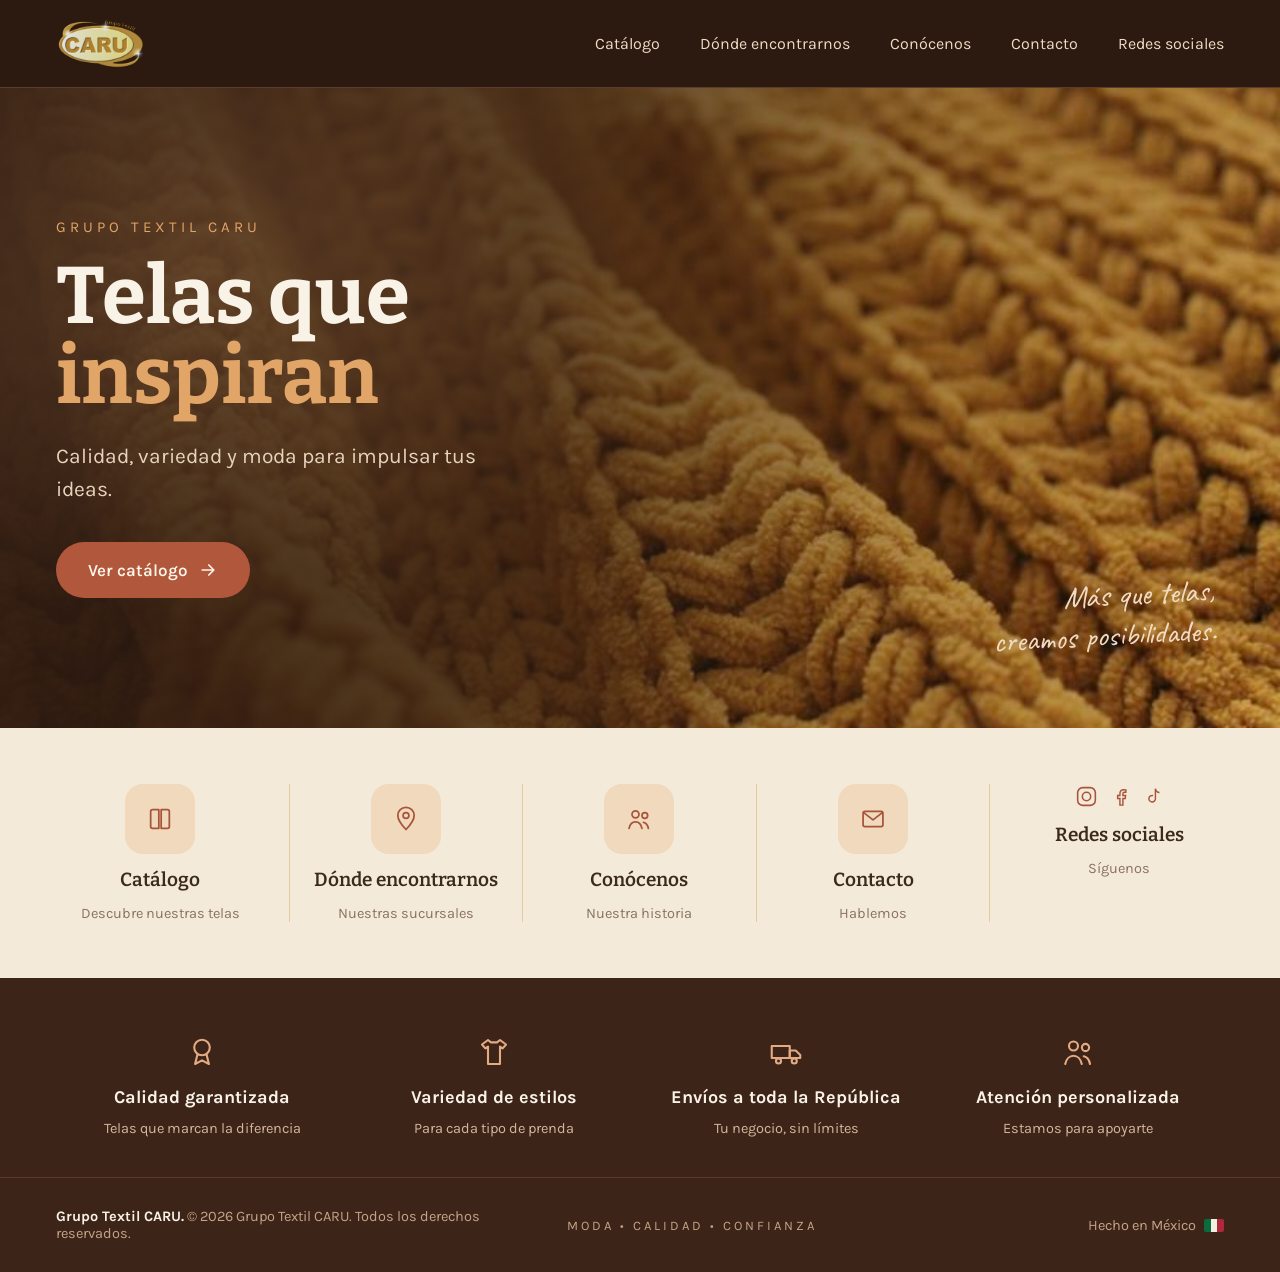
<file: index.html>
<!doctype html>
<html lang="es-MX">
<head>
  <meta charset="utf-8">
  <meta name="viewport" content="width=device-width, initial-scale=1">
  <title>Grupo Textil CARU — Telas que inspiran</title>
  <meta name="description" content="Grupo Textil CARU: calidad, variedad y moda en telas para impulsar tus ideas.">
  <link rel="preconnect" href="https://fonts.googleapis.com">
  <link rel="preconnect" href="https://fonts.gstatic.com" crossorigin>
  <link rel="stylesheet" href="https://fonts.googleapis.com/css2?family=Bitter:wght@400;600;700&family=Karla:wght@400;500;700&family=Caveat:wght@600&display=swap">
  <link rel="stylesheet" href="design/propuesta-2-calido-artesanal/styles.css">
</head>
<body>

  <!-- Contenido de contacto, sucursales y redes sociales es PLACEHOLDER ficticio -->

  <!-- Sección: Header -->
  <header class="site-header">
    <div class="logo">
      <img class="logo-image" src="design/propuesta-2-calido-artesanal/assets/logo.png" alt="Grupo Textil CARU">
    </div>
    <nav class="main-nav" aria-label="Navegación principal">
      <a href="#catalogo">Catálogo</a>
      <a href="#donde">Dónde encontrarnos</a>
      <a href="#conocenos">Conócenos</a>
      <a href="#contacto">Contacto</a>
      <a href="#redes">Redes sociales</a>
    </nav>
  </header>
  <!-- /Sección: Header -->

  <!-- Sección: Hero -->
  <section class="hero">
    <img class="hero-image" src="design/propuesta-2-calido-artesanal/assets/hero-warm.jpg" alt="Textura de tejido cálido">
    <div class="hero-scrim" aria-hidden="true"></div>
    <div class="hero-glow" aria-hidden="true"></div>
    <div class="hero-content">
      <div class="hero-kicker">Grupo Textil CARU</div>
      <h1 class="hero-title">Telas que<br><span>inspiran</span></h1>
      <p class="hero-subtitle">Calidad, variedad y moda para impulsar tus ideas.</p>
      <a class="hero-cta" href="#catalogo">
        Ver catálogo
        <svg width="20" height="20" viewBox="0 0 24 24" fill="none" stroke="currentColor" stroke-width="2" stroke-linecap="round" stroke-linejoin="round" aria-hidden="true"><path d="M5 12h14M13 6l6 6-6 6"/></svg>
      </a>
    </div>
    <p class="hero-quote">Más que telas,<br>creamos posibilidades.</p>
  </section>
  <!-- /Sección: Hero -->

  <!-- Sección: Accesos rápidos -->
  <section class="quick-links" aria-label="Accesos rápidos">
    <div class="quick-links-grid">

      <div id="catalogo">
        <div class="quick-link-icon">
          <svg viewBox="0 0 24 24" fill="none" stroke="currentColor" stroke-width="1.5" stroke-linecap="round" stroke-linejoin="round" aria-hidden="true"><path d="M4 5.5C4 4.67 4.67 4 5.5 4H11v16H5.5A1.5 1.5 0 0 1 4 18.5v-13Z"/><path d="M20 5.5c0-.83-.67-1.5-1.5-1.5H13v16h5.5c.83 0 1.5-.67 1.5-1.5v-13Z"/></svg>
        </div>
        <div class="quick-link-title">Catálogo</div>
        <div class="quick-link-subtitle">Descubre nuestras telas</div>
      </div>

      <div id="donde">
        <div class="quick-link-icon">
          <svg viewBox="0 0 24 24" fill="none" stroke="currentColor" stroke-width="1.5" stroke-linecap="round" stroke-linejoin="round" aria-hidden="true"><path d="M12 21s7-7.2 7-12a7 7 0 1 0-14 0c0 4.8 7 12 7 12Z"/><circle cx="12" cy="9" r="2.5"/></svg>
        </div>
        <div class="quick-link-title">Dónde encontrarnos</div>
        <div class="quick-link-subtitle">Nuestras sucursales</div>
      </div>

      <div id="conocenos">
        <div class="quick-link-icon">
          <svg viewBox="0 0 24 24" fill="none" stroke="currentColor" stroke-width="1.5" stroke-linecap="round" stroke-linejoin="round" aria-hidden="true"><circle cx="9" cy="8" r="3"/><path d="M3.5 20c.7-3.4 3-5.5 5.5-5.5s4.8 2.1 5.5 5.5"/><circle cx="17" cy="9" r="2.4"/><path d="M15.8 14.8c2.1.4 3.7 2.2 4.2 5.2"/></svg>
        </div>
        <div class="quick-link-title">Conócenos</div>
        <div class="quick-link-subtitle">Nuestra historia</div>
      </div>

      <div id="contacto">
        <div class="quick-link-icon">
          <svg viewBox="0 0 24 24" fill="none" stroke="currentColor" stroke-width="1.5" stroke-linecap="round" stroke-linejoin="round" aria-hidden="true"><rect x="3.5" y="5.5" width="17" height="13" rx="1.6"/><path d="M4 6.5l8 6.2 8-6.2"/></svg>
        </div>
        <div class="quick-link-title">Contacto</div>
        <div class="quick-link-subtitle">Hablemos</div>
      </div>

      <div id="redes">
        <div class="quick-link-social">
          <svg width="25" height="25" viewBox="0 0 24 24" fill="none" stroke="currentColor" stroke-width="1.5" aria-hidden="true"><rect x="3.5" y="3.5" width="17" height="17" rx="5"/><circle cx="12" cy="12" r="4"/></svg>
          <svg width="23" height="23" viewBox="0 0 24 24" fill="none" stroke="currentColor" stroke-width="1.5" aria-hidden="true"><path d="M14.5 21v-7h2.4l.4-3H14.5V9.1c0-.87.24-1.46 1.5-1.46h1.6V5.14C17.3 5.1 16.4 5 15.4 5c-2.4 0-4 1.46-4 4.14V11H9v3h2.4v7h3.1Z"/></svg>
          <svg width="23" height="23" viewBox="0 0 24 24" fill="none" stroke="currentColor" stroke-width="1.5" aria-hidden="true"><path d="M14 4v10.3a3.4 3.4 0 1 1-2.4-3.26"/><path d="M14 4c.4 2.2 2 3.7 4.2 3.9"/></svg>
        </div>
        <div class="quick-link-title">Redes sociales</div>
        <div class="quick-link-subtitle">Síguenos</div>
      </div>

    </div>
  </section>
  <!-- /Sección: Accesos rápidos -->

  <!-- Sección: Valores + Footer (misma banda oscura continua) -->
  <div class="values-band">

    <section class="values-grid" aria-label="Nuestros valores">
      <div>
        <div class="value-icon"><svg viewBox="0 0 24 24" fill="none" stroke="#e3ab84" stroke-width="1.4" stroke-linecap="round" stroke-linejoin="round" aria-hidden="true"><circle cx="12" cy="9" r="5.2"/><path d="M9 13.5 7.4 20l4.6-2.4 4.6 2.4-1.6-6.5"/></svg></div>
        <div class="value-title">Calidad garantizada</div>
        <div class="value-subtitle">Telas que marcan la diferencia</div>
      </div>
      <div>
        <div class="value-icon"><svg viewBox="0 0 24 24" fill="none" stroke="#e3ab84" stroke-width="1.4" stroke-linecap="round" stroke-linejoin="round" aria-hidden="true"><path d="M8 4 4 7l2.2 2.6L8 8.4V20h8V8.4l1.8 1.2L20 7l-4-3-2 1.6h-4L8 4Z"/></svg></div>
        <div class="value-title">Variedad de estilos</div>
        <div class="value-subtitle">Para cada tipo de prenda</div>
      </div>
      <div>
        <div class="value-icon"><svg viewBox="0 0 24 24" fill="none" stroke="#e3ab84" stroke-width="1.4" stroke-linecap="round" stroke-linejoin="round" aria-hidden="true"><rect x="2.5" y="8" width="12" height="8"/><path d="M14.5 11h4l3 3v2h-7z"/><circle cx="7" cy="18" r="1.7"/><circle cx="17.5" cy="18" r="1.7"/></svg></div>
        <div class="value-title">Envíos a toda la República</div>
        <div class="value-subtitle">Tu negocio, sin límites</div>
      </div>
      <div>
        <div class="value-icon"><svg viewBox="0 0 24 24" fill="none" stroke="#e3ab84" stroke-width="1.4" stroke-linecap="round" stroke-linejoin="round" aria-hidden="true"><circle cx="9" cy="8" r="3"/><path d="M3.5 20c.7-3.4 3-5.5 5.5-5.5s4.8 2.1 5.5 5.5"/><circle cx="17" cy="9" r="2.4"/><path d="M15.8 14.8c2.1.4 3.7 2.2 4.2 5.2"/></svg></div>
        <div class="value-title">Atención personalizada</div>
        <div class="value-subtitle">Estamos para apoyarte</div>
      </div>
    </section>

    <footer class="site-footer">
      <div class="footer-brand">
        <strong>Grupo Textil CARU.</strong> © 2026 Grupo Textil CARU. Todos los derechos reservados.
      </div>
      <div class="footer-tagline">Moda • Calidad • Confianza</div>
      <div class="footer-origin">
        Hecho en México
        <span class="mx-flag" aria-hidden="true"><span></span><span></span><span></span></span>
      </div>
    </footer>

  </div>
  <!-- /Sección: Valores + Footer -->

</body>
</html>
</file>
<file: design/propuesta-2-calido-artesanal/styles.css>
/* =========================================================
   Grupo Textil CARU — Propuesta "Cálido Artesanal"
   Valores extraídos del mockup aprobado (CalidoArtesanal.dc.html).
   Todo lo que probablemente cambie (paleta, tipografía, imagen
   del hero) vive en :root o en una única referencia — ver README.
   ========================================================= */

:root {
  /* Tipografía */
  --font-heading: 'Bitter', Georgia, serif;
  --font-body: 'Karla', -apple-system, sans-serif;
  --font-script: 'Caveat', cursive;

  /* Paleta */
  --color-header-bg: rgba(43, 26, 17, .9);
  --color-dark-band: #3d2418;
  --color-light-section: #f4ead9;
  --color-cream: #f9f2e7;

  --color-accent: #e2a568;           /* dorado-terracota: kicker, punto del logo, íconos de valores */
  --color-terracotta: #b1573c;       /* botón CTA */
  --color-terracotta-strong: #a8543a; /* íconos de accesos rápidos, links */
  --color-terracotta-hover: #7c3d2a;

  --color-text-on-dark: #f0dcc4;
  --color-text-on-dark-soft: #e6d3bd;
  --color-text-dark: #3d2a1f;
  --color-text-muted-light: #8a7360;
  --color-text-muted-dark: #d3b79c;
  --color-text-muted-dark-2: #c4a488;

  --color-chip-bg: #f0d9bd;
  --color-divider-light: #e3caa0;
  --color-divider-dark: #5a3c2c;

  --color-mx-green: #0a6b3d;
  --color-mx-white: #f4ede2;
  --color-mx-red: #b1273a;

  /* Radios / spacing reutilizados */
  --radius-pill: 999px;
  --radius-chip: 18px;
  --section-padding-x: 56px;
}

/* ---------- Reset básico ---------- */
* { box-sizing: border-box; }
html { scroll-behavior: smooth; }
body {
  margin: 0;
  font-family: var(--font-body);
  color: var(--color-text-dark);
  background: var(--color-dark-band);
}
a { color: var(--color-terracotta-strong); text-decoration: none; }
a:hover { color: var(--color-terracotta-hover); }
img { max-width: 100%; display: block; }

/* Compensa el header sticky al saltar a un ancla */
section[id], div[id] { scroll-margin-top: 100px; }

/* =========================================================
   Header / nav
   ========================================================= */
.site-header {
  position: sticky;
  top: 0;
  z-index: 20;
  display: flex;
  align-items: center;
  justify-content: space-between;
  gap: 16px;
  padding: 0 var(--section-padding-x);
  height: 88px;
  background: var(--color-header-bg);
  border-bottom: 1px solid var(--color-divider-dark);
  backdrop-filter: blur(4px);
}

.logo {
  display: flex;
  align-items: center;
  flex-shrink: 0;
}
.logo-image {
  height: 56px;
  width: auto;
}

.main-nav {
  display: flex;
  align-items: center;
  gap: 40px;
  overflow-x: auto;
  scrollbar-width: none;
}
.main-nav::-webkit-scrollbar { display: none; }
.main-nav a {
  font-size: 16px;
  color: var(--color-text-on-dark);
  white-space: nowrap;
}
.main-nav a:hover { color: var(--color-cream); }

/* =========================================================
   Hero
   ========================================================= */
.hero {
  position: relative;
  min-height: 640px;
  display: flex;
  align-items: center;
  overflow: hidden;
}
.hero-image {
  position: absolute;
  inset: 0;
  width: 100%;
  height: 100%;
  object-fit: cover;
}
.hero-scrim {
  position: absolute;
  inset: 0;
  background: linear-gradient(
    100deg,
    rgba(45, 26, 17, .94) 0%,
    rgba(45, 26, 17, .78) 40%,
    rgba(45, 26, 17, .32) 68%,
    rgba(45, 26, 17, .1) 100%
  );
}
.hero-glow {
  position: absolute;
  inset: 0;
  background: radial-gradient(
    ellipse 700px 500px at 16% 28%,
    rgba(226, 165, 104, .2),
    transparent 70%
  );
}
.hero-content {
  position: relative;
  z-index: 2;
  padding: 64px var(--section-padding-x);
  max-width: 620px;
}
.hero-kicker {
  font-size: 15px;
  letter-spacing: 4px;
  text-transform: uppercase;
  color: var(--color-accent);
  margin-bottom: 20px;
}
.hero-title {
  font-family: var(--font-heading);
  font-weight: 700;
  font-size: clamp(40px, 9vw, 80px);
  line-height: 1;
  margin: 0 0 24px;
  color: var(--color-cream);
}
.hero-title span { color: var(--color-accent); }
.hero-subtitle {
  font-size: 21px;
  line-height: 1.55;
  color: var(--color-text-on-dark-soft);
  margin: 0 0 36px;
  max-width: 440px;
}
.hero-cta {
  display: inline-flex;
  align-items: center;
  gap: 10px;
  background: var(--color-terracotta);
  color: #fff6ea;
  font-weight: 600;
  font-size: 17px;
  padding: 18px 32px;
  border-radius: var(--radius-pill);
}
.hero-cta:hover { background: var(--color-terracotta-hover); color: #fff6ea; }
.hero-cta svg { flex-shrink: 0; }

.hero-quote {
  position: absolute;
  right: 64px;
  bottom: 40px;
  z-index: 2;
  font-family: var(--font-script);
  font-size: 31px;
  color: var(--color-text-on-dark);
  text-align: right;
  line-height: 1.3;
  transform: rotate(-3deg);
}

/* =========================================================
   Accesos rápidos
   ========================================================= */
.quick-links {
  padding: 56px var(--section-padding-x);
  background: var(--color-light-section);
}
.quick-links-grid {
  display: grid;
  grid-template-columns: repeat(5, minmax(0, 1fr));
}
.quick-links-grid > div {
  padding: 0 24px;
  display: flex;
  flex-direction: column;
  align-items: center;
  text-align: center;
  gap: 14px;
}
.quick-links-grid > div:first-child { padding-left: 0; }
.quick-links-grid > div:last-child { padding-right: 0; }
.quick-links-grid > div:not(:last-child) {
  border-right: 1px solid var(--color-divider-light);
}

.quick-link-icon {
  width: 70px;
  height: 70px;
  border-radius: var(--radius-chip);
  background: var(--color-chip-bg);
  display: flex;
  align-items: center;
  justify-content: center;
  color: var(--color-terracotta-strong);
}
.quick-link-icon svg { width: 28px; height: 28px; }

.quick-link-social {
  display: flex;
  align-items: center;
  gap: 10px;
  color: var(--color-terracotta-strong);
}

.quick-link-title {
  font-family: var(--font-heading);
  font-weight: 600;
  font-size: 19px;
  color: var(--color-text-dark);
}
.quick-link-subtitle {
  font-size: 14.5px;
  color: var(--color-text-muted-light);
}

/* =========================================================
   Valores (banda oscura) + footer, misma banda continua
   ========================================================= */
.values-band { background: var(--color-dark-band); }

.values-grid {
  display: grid;
  grid-template-columns: repeat(4, minmax(0, 1fr));
  padding: 56px var(--section-padding-x) 40px;
}
.values-grid > div {
  display: flex;
  flex-direction: column;
  align-items: center;
  text-align: center;
  gap: 12px;
}
.value-icon svg { width: 36px; height: 36px; }
.value-title { font-weight: 700; font-size: 18px; color: var(--color-cream); }
.value-subtitle { font-size: 14.5px; color: var(--color-text-muted-dark); }

.site-footer {
  display: grid;
  grid-template-columns: 1.3fr 1fr 1fr;
  align-items: center;
  gap: 16px;
  padding: 30px var(--section-padding-x);
  border-top: 1px solid var(--color-divider-dark);
  color: var(--color-text-muted-dark-2);
  font-size: 14.5px;
}
.footer-brand strong { color: var(--color-cream); font-weight: 700; }
.footer-tagline {
  text-align: center;
  letter-spacing: 3px;
  text-transform: uppercase;
  font-size: 13px;
}
.footer-origin {
  display: flex;
  align-items: center;
  justify-content: flex-end;
  gap: 8px;
}
.mx-flag {
  display: inline-flex;
  width: 20px;
  height: 13px;
  overflow: hidden;
  border-radius: 2px;
  flex-shrink: 0;
}
.mx-flag span { flex: 1; }
.mx-flag span:nth-child(1) { background: var(--color-mx-green); }
.mx-flag span:nth-child(2) { background: var(--color-mx-white); }
.mx-flag span:nth-child(3) { background: var(--color-mx-red); }

/* =========================================================
   Responsive — tablet
   ========================================================= */
@media (max-width: 960px) {
  :root { --section-padding-x: 32px; }

  .main-nav { gap: 24px; }

  .hero { min-height: 560px; }
  .hero-content { max-width: 540px; }
  .hero-quote { right: 32px; bottom: 24px; font-size: 26px; }

  .quick-links-grid {
    grid-template-columns: repeat(2, minmax(0, 1fr));
    row-gap: 32px;
  }
  .quick-links-grid > div {
    border-right: none !important;
    padding: 0 16px;
  }
  .quick-links-grid > div:nth-child(2n) { border-left: 1px solid var(--color-divider-light); }

  .values-grid {
    grid-template-columns: repeat(2, minmax(0, 1fr));
    row-gap: 32px;
  }

  .site-footer {
    grid-template-columns: 1fr;
    text-align: center;
    gap: 10px;
  }
  .footer-origin { justify-content: center; }
}

/* =========================================================
   Responsive — móvil
   ========================================================= */
@media (max-width: 600px) {
  :root { --section-padding-x: 20px; }

  .site-header { height: 72px; gap: 20px; }
  .logo-image { height: 44px; }
  .main-nav { gap: 20px; justify-content: flex-start; }

  .hero { min-height: 620px; }
  .hero-content { padding-top: 48px; padding-bottom: 140px; }
  .hero-subtitle { font-size: 18px; }
  .hero-cta { font-size: 15px; padding: 15px 26px; }
  .hero-quote {
    position: static;
    margin: 24px var(--section-padding-x) 0;
    text-align: left;
    transform: none;
    font-size: 24px;
  }
  .hero-content { padding-bottom: 40px; }

  .quick-links-grid { grid-template-columns: 1fr; row-gap: 28px; }
  .quick-links-grid > div { border: none !important; padding: 0; }

  .values-grid { grid-template-columns: 1fr; row-gap: 28px; padding-bottom: 32px; }
}
</file>
